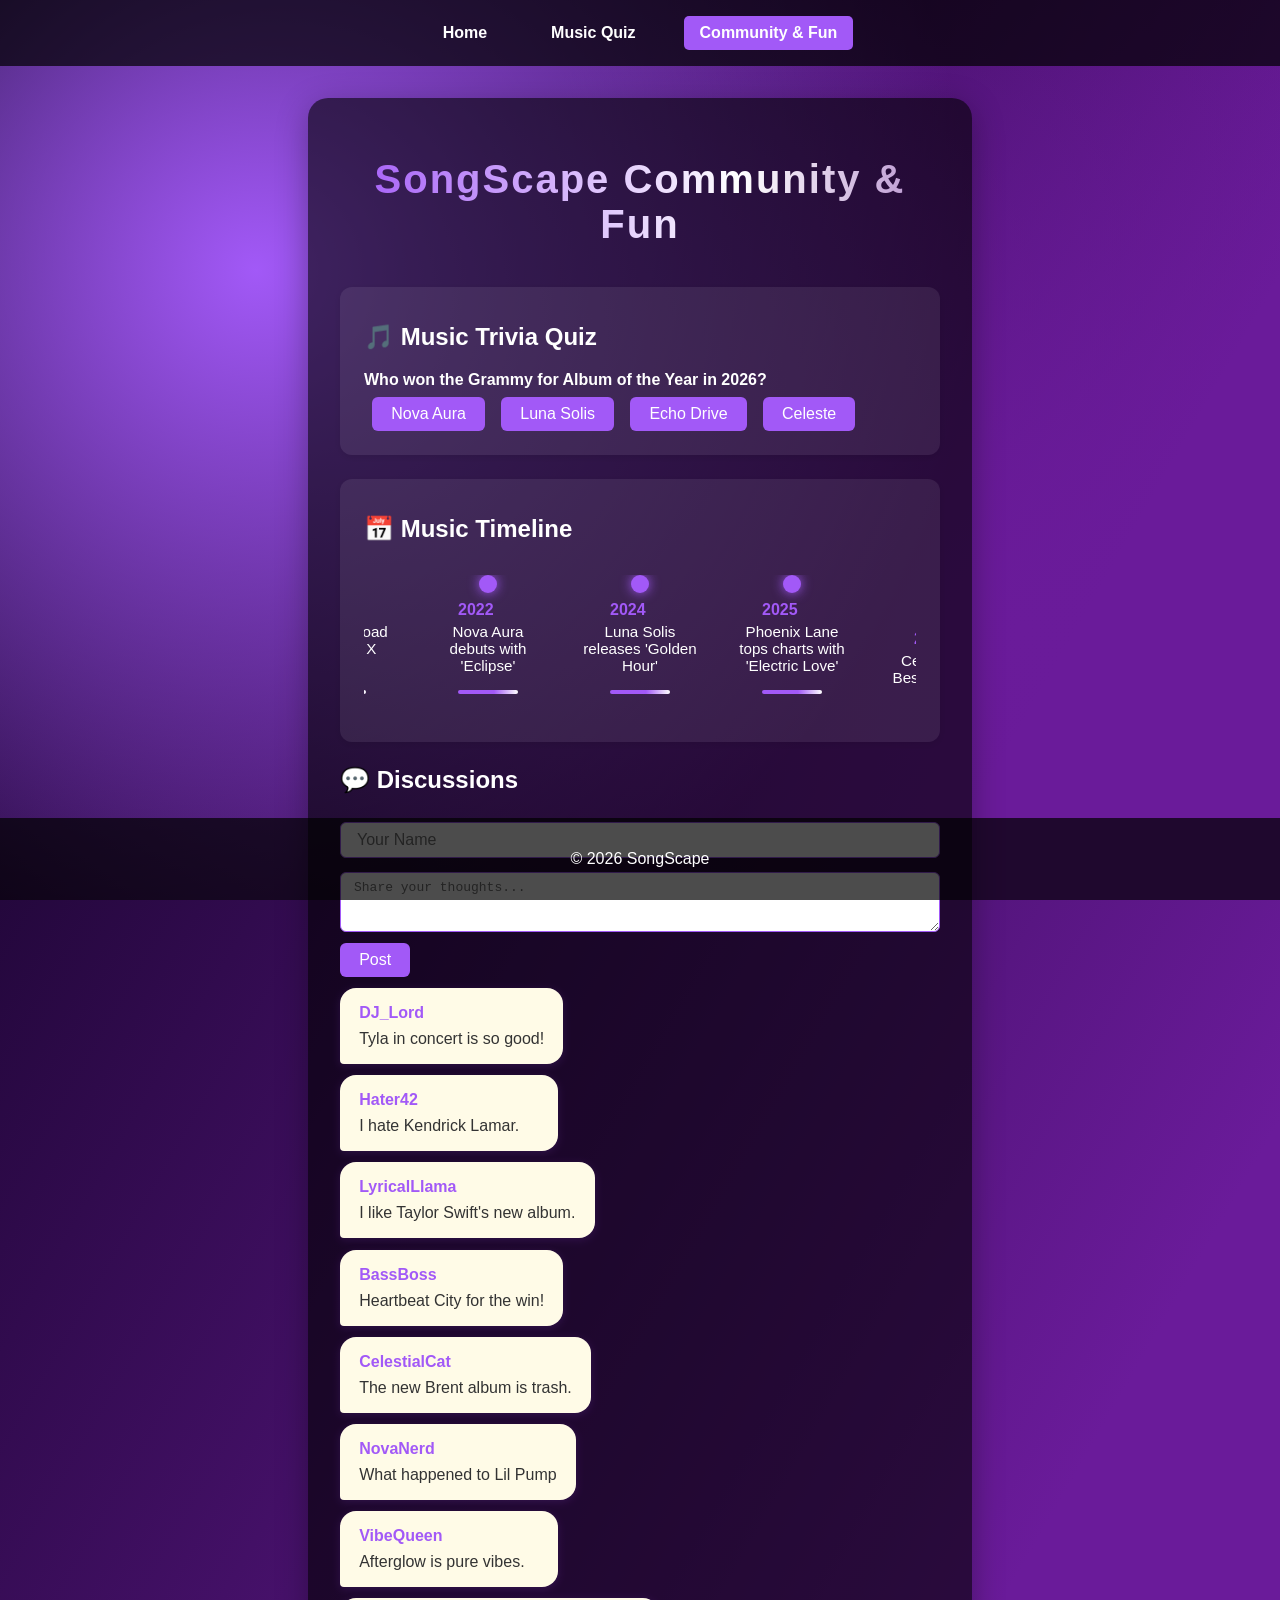
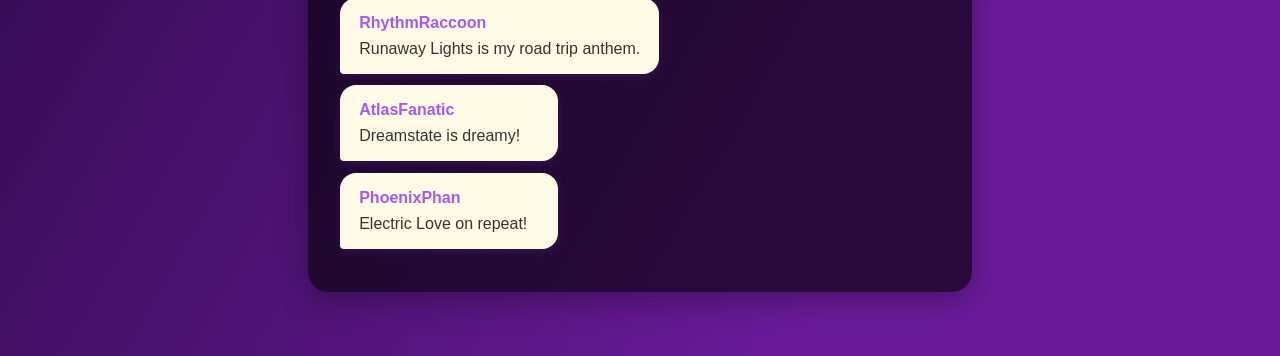
<file: ISM 4300-vibe/music-website/community.html>
<!DOCTYPE html>
<html lang="en">
<head>
    <meta charset="UTF-8">
    <meta name="viewport" content="width=device-width, initial-scale=1.0">
    <title>SongScape - Community & Fun</title>
    <link rel="stylesheet" href="style.css">
</head>
<body>
    <nav>
        <a href="index.html">Home</a>
        <a href="quiz.html">Music Quiz</a>
        <a href="community.html" class="active">Community & Fun</a>
    </nav>
    <main>
        <h1>SongScape Community & Fun</h1>
        <section id="trivia-section">
            <h2>🎵 Music Trivia Quiz</h2>
            <div id="trivia-quiz"></div>
        </section>
        <section id="timeline-section">
            <h2>📅 Music Timeline</h2>
            <div id="music-timeline"></div>
        </section>
        <section id="discussion-section">
            <h2>💬 Discussions</h2>
            <form id="discussion-form">
                <input type="text" id="discussion-name" placeholder="Your Name" required>
                <textarea id="discussion-message" placeholder="Share your thoughts..." required></textarea>
                <button type="submit">Post</button>
            </form>
            <div id="discussion-list"></div>
        </section>
    </main>
    <footer>
        <p>&copy; 2026 SongScape</p>
    </footer>
    <script src="community.js"></script>
</body>
</html>
</file>
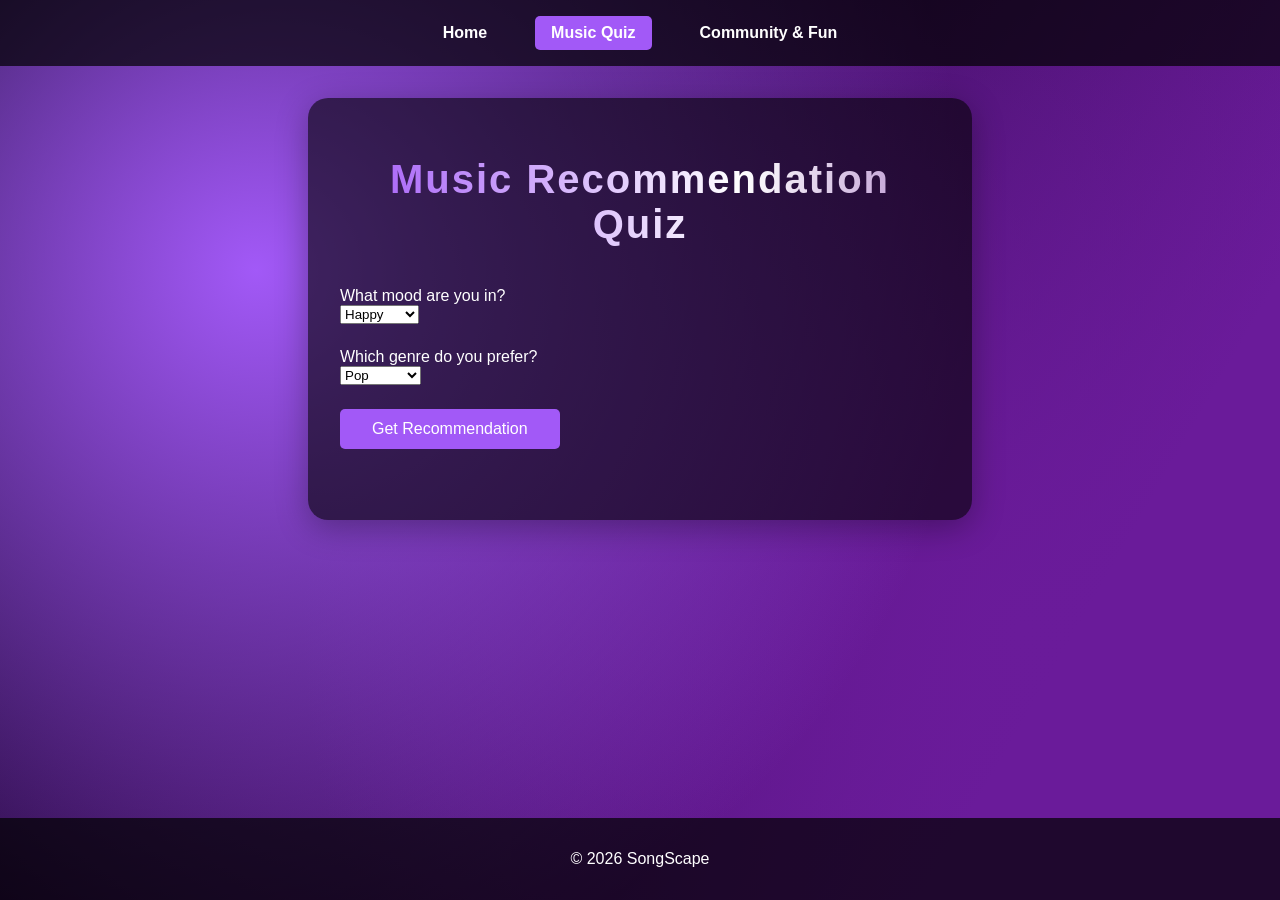
<file: ISM 4300-vibe/music-website/quiz.html>
<!DOCTYPE html>
<html lang="en">
<head>
    <meta charset="UTF-8">
    <meta name="viewport" content="width=device-width, initial-scale=1.0">
    <title>SongScape - Quiz</title>
    <link rel="stylesheet" href="style.css">
</head>
<body>
    <nav>
        <a href="index.html">Home</a>
        <a href="quiz.html" class="active">Music Quiz</a>
        <a href="community.html">Community & Fun</a>
    </nav>
    <main>
        <h1>Music Recommendation Quiz</h1>
        <form id="quiz-form">
            <div class="question">
                <label>What mood are you in?</label><br>
                <select name="mood" required>
                    <option value="happy">Happy</option>
                    <option value="sad">Sad</option>
                    <option value="energetic">Energetic</option>
                    <option value="chill">Chill</option>
                </select>
            </div>
            <div class="question">
                <label>Which genre do you prefer?</label><br>
                <select name="genre" required>
                    <option value="pop">Pop</option>
                    <option value="rock">Rock</option>
                    <option value="hiphop">Hip-Hop</option>
                    <option value="electronic">Electronic</option>
                    <option value="country">Country</option>
                </select>
            </div>
            <button type="submit">Get Recommendation</button>
        </form>
        <div id="recommendation"></div>
    </main>
    <footer>
        <p>&copy; 2026 SongScape</p>
    </footer>
    <script src="quiz.js"></script>
</body>
</html>
</file>
<file: ISM 4300-vibe/music-website/style.css>
.reply-toggle-btn {
    background: #fffbe7;
    color: #a259f7;
    border: 1px solid #a259f7;
    border-radius: 8px;
    padding: 0.2em 0.8em;
    margin-top: 0.5em;
    cursor: pointer;
    font-size: 0.95em;
    transition: background 0.2s, color 0.2s;
}
.reply-toggle-btn:hover {
    background: #a259f7;
    color: #fffbe7;
}
.reply-bubble {
    background: #f3e6ff;
    color: #333;
    border-radius: 12px 12px 12px 4px;
    box-shadow: 0 1px 4px rgba(162,89,247,0.10);
    padding: 0.5em 1em;
    margin: 0.3em 0 0.3em 1.5em;
    font-size: 0.97em;
    display: inline-block;
}
.reply-name {
    font-weight: bold;
    color: #a259f7;
}
.reply-message {
    color: #333;
}
/* Animated horizontal music timeline */
.timeline-visual {
    display: flex;
    align-items: flex-end;
    justify-content: center;
    gap: 2em;
    margin: 2em 0;
    overflow-x: auto;
}
.timeline-node {
    display: flex;
    flex-direction: column;
    align-items: center;
    position: relative;
    min-width: 120px;
}
.timeline-dot {
    width: 18px;
    height: 18px;
    background: #a259f7;
    border-radius: 50%;
    margin-bottom: 0.5em;
    box-shadow: 0 0 12px #a259f7;
    animation: popDot 1s ease forwards;
    opacity: 0;
}
.timeline-year {
    font-weight: bold;
    color: #a259f7;
    margin-bottom: 0.3em;
}
.timeline-event {
    color: #fff;
    font-size: 0.95em;
    text-align: center;
    margin-bottom: 0.5em;
}
.timeline-line {
    width: 60px;
    height: 4px;
    background: linear-gradient(90deg, #a259f7 60%, #fff 100%);
    border-radius: 2px;
    margin-top: 0.5em;
}
@keyframes popDot {
    0% { transform: scale(0.5); opacity: 0; }
    60% { transform: scale(1.2); opacity: 1; }
    100% { transform: scale(1); opacity: 1; }
}
/* Community & Fun page styles */
#trivia-section, #timeline-section, #fanwall-section {
    background: rgba(255,255,255,0.08);
    border-radius: 12px;
    margin: 1.5em 0;
    padding: 1em 1.5em;
    box-shadow: 0 2px 8px rgba(0,0,0,0.10);
}
 .trivia-btn {
    background: #a259f7;
    color: #fff;
    border: none;
    padding: 0.5em 1.2em;
    border-radius: 6px;
    margin: 0.5em;
    font-size: 1em;
    cursor: pointer;
    transition: background 0.2s;
}
.trivia-btn:hover {
    background: #6a1b9a;
}
.trivia-correct {
    background: #4caf50 !important;
    color: #fff !important;
}
.trivia-incorrect {
    background: #e53935 !important;
    color: #fff !important;
}
.timeline-item {
    margin: 0.7em 0;
    padding: 0.5em 1em;
    background: rgba(162,89,247,0.12);
    border-radius: 8px;
    display: flex;
    align-items: center;
    gap: 1em;
}
.timeline-year {
    font-weight: bold;
    color: #a259f7;
    min-width: 60px;
}
.timeline-event {
    color: #fff;
}
/* Discussion post-it note/text bubble styles */
#discussion-form input, #discussion-form textarea {
    padding: 0.5em 1em;
    border-radius: 6px;
    border: 1px solid #a259f7;
    margin: 0.5em 0.5em 0.5em 0;
    font-size: 1em;
    width: 100%;
    box-sizing: border-box;
}
#discussion-form textarea {
    min-height: 60px;
    resize: vertical;
}
#discussion-form button {
    background: #a259f7;
    color: #fff;
    border: none;
    padding: 0.5em 1.2em;
    border-radius: 6px;
    font-size: 1em;
    cursor: pointer;
    transition: background 0.2s;
}
#discussion-form button:hover {
    background: #6a1b9a;
}
.discussion-post {
    margin: 0.7em 0;
    display: flex;
    justify-content: flex-start;
}
.discussion-bubble {
    background: #fffbe7;
    color: #333;
    border-radius: 16px 16px 16px 4px;
    box-shadow: 0 2px 8px rgba(162,89,247,0.15);
    padding: 1em 1.2em;
    min-width: 180px;
    max-width: 420px;
    font-size: 1em;
    position: relative;
    display: flex;
    flex-direction: column;
    gap: 0.3em;
    animation: popBubble 0.5s;
}
.discussion-name {
    font-weight: bold;
    color: #a259f7;
    margin-bottom: 0.2em;
}
.discussion-message {
    color: #333;
}
@keyframes popBubble {
    0% { transform: scale(0.8); opacity: 0; }
    100% { transform: scale(1); opacity: 1; }
}

/* Featured Artist & Random Song */
#featured-artist-section, #random-song-section {
    background: rgba(255,255,255,0.08);
    border-radius: 12px;
    margin: 1.5em 0;
    padding: 1em 1.5em;
    box-shadow: 0 2px 8px rgba(0,0,0,0.10);
    text-align: center;
}
#featured-artist-section h2, #random-song-section h2 {
    margin-top: 0;
    font-size: 1.3em;
    color: #a259f7;
    letter-spacing: 1px;
}
#featured-artist {
    font-size: 1.2em;
    font-weight: bold;
    color: #a259f7;
    margin-top: 0.5em;
}
#random-song-btn {
    background: #a259f7;
    color: #fff;
    border: none;
    padding: 0.6em 1.5em;
    border-radius: 6px;
    font-size: 1em;
    font-weight: bold;
    cursor: pointer;
    margin-bottom: 1em;
    transition: background 0.2s;
}
#random-song-btn:hover {
    background: #6a1b9a;
}
#random-song-result {
    margin-top: 1em;
    display: flex;
    justify-content: center;
    align-items: center;
    min-height: 60px;
}
.random-song-card {
    display: flex;
    align-items: center;
    gap: 1em;
    background: rgba(0,0,0,0.12);
    border-radius: 10px;
    padding: 0.7em 1.2em;
    box-shadow: 0 2px 8px rgba(0,0,0,0.10);
}
body {
    font-family: 'Segoe UI', Arial, sans-serif;
    background: linear-gradient(120deg, #0a001a, #6a1b9a 80%);
    color: #fff;
    margin: 0;
    min-height: 100vh;
    overflow-x: hidden;
}

body::before {
    content: '';
    position: fixed;
    top: 0; left: 0; right: 0; bottom: 0;
    z-index: -1;
    background: radial-gradient(circle at 20% 30%, #a259f7 0%, transparent 60%),
                radial-gradient(circle at 80% 70%, #6a1b9a 0%, transparent 60%),
                linear-gradient(120deg, #0a001a, #6a1b9a 80%);
    animation: bgMove 10s infinite alternate;
}

@keyframes bgMove {
    0% { background-position: 20% 30%, 80% 70%, 0 0; }
    100% { background-position: 30% 40%, 70% 60%, 100% 100%; }
}
nav {
    background: rgba(0,0,0,0.7);
    padding: 1em;
    display: flex;
    gap: 2em;
    justify-content: center;
}
nav a {
    color: #fff;
    text-decoration: none;
    font-weight: bold;
    padding: 0.5em 1em;
    border-radius: 5px;
    transition: background 0.2s;
}
nav a.active, nav a:hover {
    background: #a259f7;
}
main {
    max-width: 600px;
    margin: 2em auto 4em auto;
    background: rgba(0,0,0,0.6);
    padding: 2em;
    border-radius: 20px;
    box-shadow: 0 8px 32px rgba(0,0,0,0.3);
    position: relative;
    overflow: hidden;
}
/* Flashy animated title */
h1 {
    text-align: center;
    margin-bottom: 1em;
    font-size: 2.5em;
    letter-spacing: 2px;
    background: linear-gradient(90deg, #a259f7, #fff, #6a1b9a, #a259f7);
    background-size: 200% auto;
    color: #fff;
    background-clip: text;
    -webkit-background-clip: text;
    -webkit-text-fill-color: transparent;
    animation: shine 3s linear infinite;
}

@keyframes shine {
    0% { background-position: 0% 50%; }
    100% { background-position: 200% 50%; }
}

.music-note {
    font-size: 1.2em;
    animation: bounce 1.2s infinite alternate;
}

@keyframes bounce {
    0% { transform: translateY(0); }
    100% { transform: translateY(-10px); }
}
ol#top-hits.interactive-list {
    padding-left: 1.5em;
    list-style: none;
    counter-reset: hits;
}
ol#top-hits.interactive-list li {
    position: relative;
    margin: 1em 0;
    padding: 1em 1.5em 1em 3.5em;
    background: rgba(255,255,255,0.07);
    border-radius: 12px;
    box-shadow: 0 2px 8px rgba(0,0,0,0.12);
    font-size: 1.15em;
    display: flex;
    align-items: center;
    cursor: pointer;
    transition: transform 0.2s, box-shadow 0.2s, background 0.2s;
    overflow: hidden;
    min-height: 64px;
}
ol#top-hits.interactive-list li .album-cover {
    width: 48px;
    height: 48px;
    object-fit: cover;
    border-radius: 8px;
    margin-right: 1em;
    box-shadow: 0 2px 8px rgba(0,0,0,0.18);
    background: #222;
    flex-shrink: 0;
    border: 2px solid #a259f7;
    transition: border 0.2s, transform 0.2s;
}
ol#top-hits.interactive-list li:hover .album-cover {
    border: 2px solid #fff;
    transform: scale(1.08) rotate(-2deg);
}
ol#top-hits.interactive-list li:hover {
    background: rgba(162,89,247,0.18);
    transform: scale(1.04) translateX(8px);
    box-shadow: 0 6px 24px rgba(162,89,247,0.18);
}
ol#top-hits.interactive-list li::before {
    counter-increment: hits;
    content: counter(hits) ". ";
    position: absolute;
    left: 1em;
    font-size: 1.3em;
    font-weight: bold;
    color: #a259f7;
    text-shadow: 0 2px 8px #0a001a;
}
ol#top-hits.interactive-list li .play-icon {
    margin-right: 1em;
    font-size: 1.5em;
    color: #a259f7;
    transition: color 0.2s, transform 0.2s;
}
ol#top-hits.interactive-list li:hover .play-icon {
    color: #fff;
    transform: scale(1.2) rotate(10deg);
}
.question {
    margin-bottom: 1.5em;
}
button[type="submit"] {
    background: #a259f7;
    color: #fff;
    border: none;
    padding: 0.7em 2em;
    border-radius: 5px;
    font-size: 1em;
    cursor: pointer;
    transition: background 0.2s;
}
button[type="submit"]:hover {
    background: #6a1b9a;
}
#recommendation {
    margin-top: 2em;
    text-align: center;
    font-size: 1.2em;
    font-weight: bold;
}
footer {
    text-align: center;
    padding: 1em 0;
    background: rgba(0,0,0,0.7);
    position: fixed;
    width: 100%;
    bottom: 0;
}
</file>
